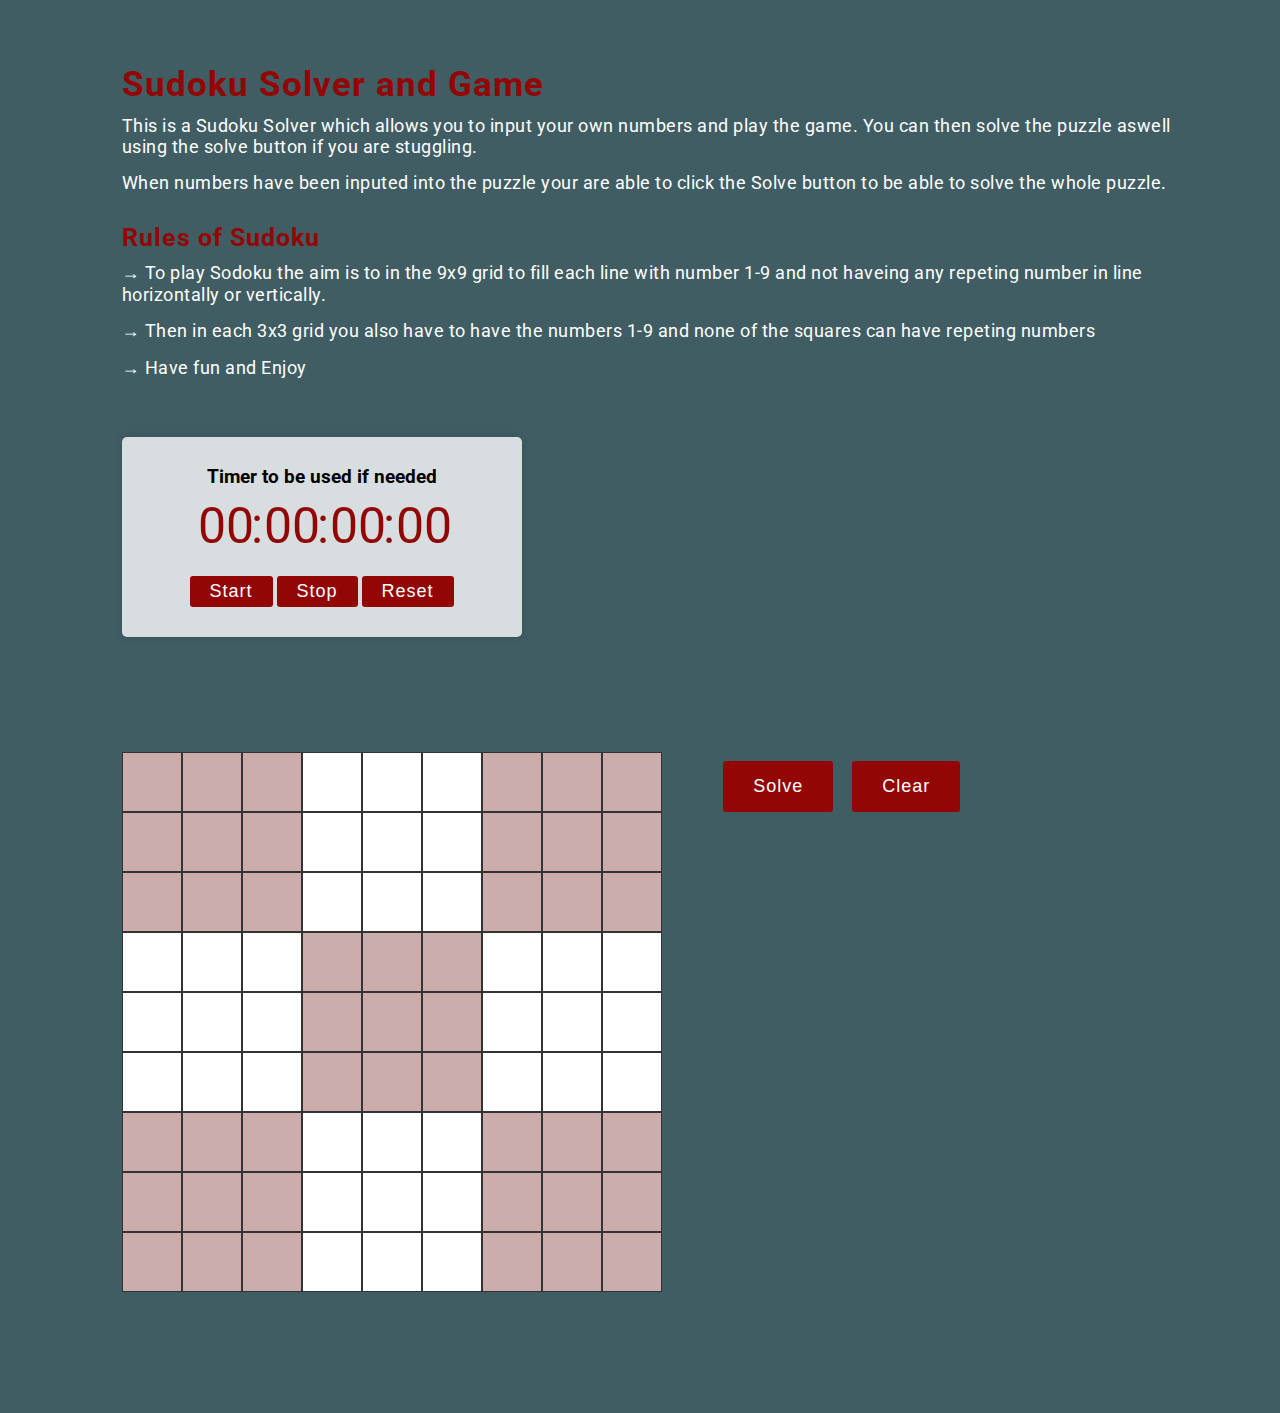
<file: index.html>
<!DOCTYPE html>
<html lang="en">

<head>
    <meta charset="UTF-8">
    <meta http-equiv="X-UA-Compatible" content="IE=edge">
    <meta name="viewport" content="width=device-width, initial-scale=1.0">
    <title>Sudoku Solver</title>
    <link rel="stylesheet" href="styles/style.css">

</head>

<body>
    <div class="sudoku-solver">
        <h1 class="intro">Sudoku Solver and Game</h1>
        <p class="description">This is a Sudoku Solver which allows you to input your own numbers and play the game.
            You can then solve the puzzle aswell using the solve button if you are stuggling. </p>
        <p class="instruction-1">When numbers have been inputed into the puzzle your are able to click the Solve button to be able to solve the whole puzzle.</p>
        <h2 class="rules"> Rules of Sudoku</h2>
        <p class="instruction-2">&#8594 To play Sodoku the aim is to in the 9x9 grid to fill each line with number 1-9 and not haveing any repeting number in line horizontally or vertically. </p>
        <p class="instruction-2">&#8594 Then in each 3x3 grid you also have to have the numbers 1-9 and none of the squares can have repeting numbers</p>
        <p class="instruction-3">&#8594 Have fun and Enjoy</p>

            <!--<p class="instruction-3">&#8594 Click the <span class="decorator-elem">Finish</span> button to stop the
                timer.</p>-->

                <div class="box">
                    <h3>Timer to be used if needed</h3>
                    <div class="frame">
                      <div class="hrs">00</div>
                      <div class="colon">:</div>
                      <div class="min">00</div>
                      <div class="colon">:</div>
                      <div class="sec">00</div>   
                      <div class="colon">:</div>
                      <div class="ms">00</div>
                    </div>
                    <div class="buttons">
                      <button class="start">Start</button>
                      <button class="stop">Stop</button>
                      <button class="reset">Reset</button>
                    </div>
                  </div>
                  
                  <script src="scripts/timer.js"></script>

        <div id="puzzle" class="puzzle"></div>
        <button type="button" id="solve-button" class="solve-button">Solve</button>
        <button type="button" id="clear-button" class="clear-button">Clear</button>


    </div>


    <script type="module" defer src="scripts/app.js"></script>
    
</body>

</html>
</file>
<file: styles/style.css>
@import url('https://fonts.googleapis.com/css2?family=Oswald:wght@200;300;400;500;600;700&family=Roboto:ital,wght@0,100;0,300;0,400;0,500;0,700;0,900;1,100;1,300;1,400;1,500;1,700;1,900&display=swap');

* {
    margin: 0;
    padding: 0;
    box-sizing: border-box;
    border-spacing: 0;
}

html {
    font-family: 'Roboto', sans-serif;
    background-color: #3f5d63;
}

.intro,
.timer {
    color: #920606;
    font-size: 35px;
    letter-spacing: 1px;
    margin: 30px 0px 10px 5%;
}

.rules{
    color: #920606;
    font-size: 25px;
    letter-spacing: 1px;
    margin: 30px 0px 10px 5%;
}

.instruction-1,
.instruction-2,
.instruction-3,
.description {
    font-size: 18px;
    color: #ffffff;
    letter-spacing: 0.5px;
    margin: 0px 0px 15px 5%;
}

.instruction-2,
.instruction-3 {
    margin: 0px 0px 15px 5%;
}

.description {
    margin: 0px 0px 15px 5%;
}

.decorator-elem {
    font-weight: bold;
}

.sudoku-solver {
    margin: 5%;
}

.puzzle {
    width: 33.75em;
    height: 33.75em;
    grid-template-columns: 60px 60px 60px 60px 60px 60px 60px 60px 60px;
    grid-template-rows: 60px 60px 60px 60px 60px 60px 60px 60px 60px;
    display: inline-grid;
    justify-content: center;
    align-content: center;
    margin: 5%;
}

.odd-section {
    background: #ccadad;
}

.puzzle input {
    text-align: center;
    font-size: 30px;
    width: 60px;
    height: 60px;
    border: 1px #333333 solid;
}

.empty-el {
    color: #920606;
}

.solve-button,
.clear-button
 {
    margin-top: 20px;
    background-color: #920606;
    border: none;
    border-radius: 3px;
    color: white;
    padding: 15px 30px;
    text-align: center;
    text-decoration: none;
    display: inline-block;
    font-size: 18px;
    letter-spacing: 1px;
    cursor: pointer;
}

.clear-button {
    margin-left: 15px;
}

.solve-button:hover,
.clear-button:hover {
    background-color: #920606;
}


.box{
    background-color: #ffffffcb;
    height: 200px;
    width: 400px;
    border-radius: 5px;
    display: flex;
    justify-content: center;
    align-items: center;
    flex-direction: column;
    user-select: none;
    cursor: pointer;
    box-shadow: rgba(17, 17, 26, 0.05) 0px 1px 0px, rgba(17, 17, 26, 0.1) 0px 0px 8px;
    margin:5%;
}

.frame{
    display: flex;
    gap: 3px;
  }

.hrs,
.min,
.sec,
.ms,
.colon{
width: 50px;
height: 50px;
font-size: 50px;
text-align: center;
line-height: 50px;
color: #920606;
font-family: 'Roboto', sans-serif;
margin-top: 5%;
}

.colon{
width: 10px;
height: 50px;
}

.buttons{
  margin-top: 25px;
}

.buttons button{
 border: none;
 padding: 5px 20px;
 color:white;
 border-radius: 3px;
    background-color: #920606;
    text-align: center;
    text-decoration: none;
    display: inline-block;
    font-size: 18px;
    letter-spacing: 1px;
    cursor: pointer;

}

.start{background-color: #920606;}
.stop{background-color: #920606;}
.reset{background-color:  #920606;}


.start-active,
.stop-active{
  pointer-events: none;
  opacity: 0.5;
}
</file>
